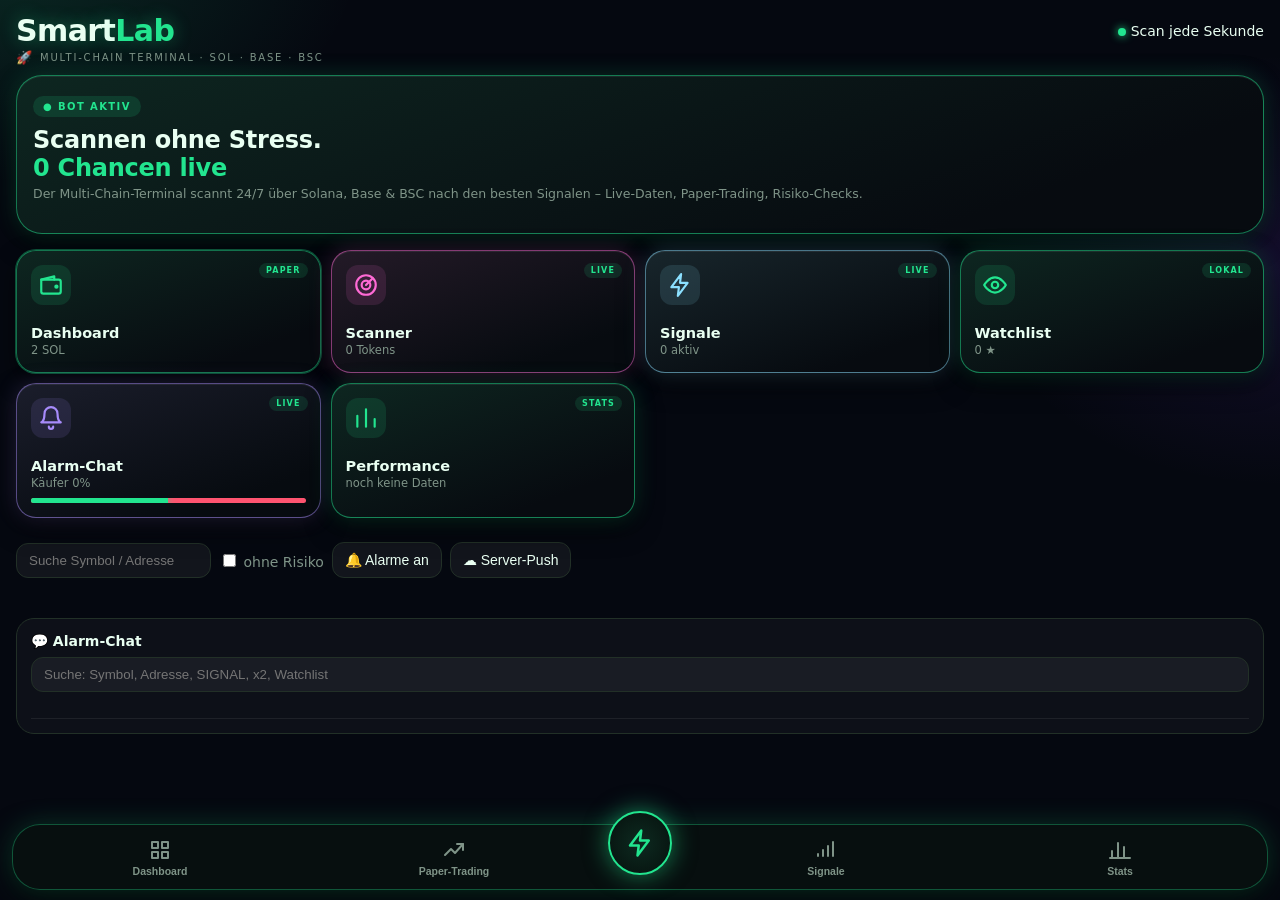
<file: index.html>
<!doctype html><html lang=de><meta charset=utf-8><meta name=viewport content="width=device-width,initial-scale=1,viewport-fit=cover"><meta name=theme-color content="#070b14">
<link rel=manifest href=manifest.json><link rel=apple-touch-icon href=icon-192.png><meta name=apple-mobile-web-app-capable content=yes><title>Smart Lab</title>
<link rel=stylesheet href=styles.css>
<header><h1>Smart<span>Lab</span></h1><div><span class=dot id=dt></span> <span id=cd></span></div></header>
<div class=sub style="margin:0 16px 10px"><span>MULTI-CHAIN TERMINAL · SOL · BASE · BSC</span><span id=ts></span></div>
<div class=hero><span class=bd id=hbd>● BOT AKTIV</span><h2>Scannen ohne Stress.<b id=hk1>0 Chancen live</b></h2><p>Der Multi-Chain-Terminal scannt 24/7 über Solana, Base &amp; BSC nach den besten Signalen – Live-Daten, Paper-Trading, Risiko-Checks.</p></div>
<div class=tiles>
<div class="tile t3 on" data-v=dash><span class=bd>PAPER</span><svg viewBox="0 0 24 24"><path d="M3 7h16a2 2 0 012 2v9a2 2 0 01-2 2H5a2 2 0 01-2-2z"/><path d="M3 7l12-3v3"/><circle cx="17" cy="13.5" r="1"/></svg><div><b>Dashboard</b><small id=k6>2 SOL</small></div></div>
<div class="tile t1" data-v=scan><span class=bd>LIVE</span><svg viewBox="0 0 24 24"><circle cx=12 cy=12 r=9 /><circle cx=12 cy=12 r=4 /><path d="M12 12l6-6"/></svg><div><b>Scanner</b><small id=k1>0 Tokens</small></div></div>
<div class="tile t2" data-v=sig><span class=bd>LIVE</span><svg viewBox="0 0 24 24"><path d="M13 2L4 14h7l-1 8 9-12h-7z"/></svg><div><b>Signale</b><small id=k2>0 aktiv</small></div></div>
<div class="tile t3" data-v=watch><span class=bd>LOKAL</span><svg viewBox="0 0 24 24"><path d="M2 12s4-7 10-7 10 7 10 7-4 7-10 7S2 12 2 12z"/><circle cx=12 cy=12 r=3 /></svg><div><b>Watchlist</b><small id=k3>0 ★</small></div></div>
<div class="tile t4" data-v=feed><span class=bd>LIVE</span><svg viewBox="0 0 24 24"><path d="M6 8a6 6 0 0112 0c0 7 3 8 3 8H3s3-1 3-8"/><path d="M10 20a2 2 0 004 0"/></svg><div><b>Alarm-Chat</b><small id=k4>Käufer 0%</small><div class=bar><i id=br></i></div></div></div>
<div class="tile t3" data-v=perf><span class=bd>STATS</span><svg viewBox="0 0 24 24"><path d="M4 20V10M12 20V4M20 20v-7"/></svg><div><b>Performance</b><small id=k5>noch keine Daten</small></div></div>
</div>
<div id=er></div>
<div class=row><input id=q placeholder="Suche Symbol / Adresse"><label><input id=rk type=checkbox> ohne Risiko</label><button class=b id=nb>🔔 Alarme an</button><button class=b id=spb>☁ Server-Push</button></div>
<div class=chips id=chn></div>
<div id=hot></div>
<main><div id=tw><div class=chips id=sr></div><div id=cards></div></div><aside id=fa><b>💬 Alarm-Chat</b><input id=fq placeholder="Suche: Symbol, Adresse, SIGNAL, x2, Watchlist" style="width:100%;margin-top:8px"><div id=fd style="margin-top:10px"></div></aside></main><nav id=nv><button data-v=dash><svg viewBox="0 0 24 24"><path d="M4 4h6v6H4zM14 4h6v6h-6zM4 14h6v6H4zM14 14h6v6h-6z"/></svg>Dashboard</button><button data-v=perf><svg viewBox="0 0 24 24"><path d="M3 17l6-6 4 4 8-9"/><path d="M15 6h6v6"/></svg>Paper-Trading</button><button class=mid data-v=home><svg viewBox="0 0 24 24"><path d="M13 2L4 14h7l-1 8 9-12h-7z"/></svg></button><button data-v=sig><svg viewBox="0 0 24 24"><path d="M4 18v-2M9 18v-6M14 18V8M19 18V4"/></svg>Signale</button><button data-v=stats><svg viewBox="0 0 24 24"><path d="M4 20v-7M10 20V5M16 20v-11M22 20H2"/></svg>Stats</button></nav>
<div class=toast id=toast></div><div class=mo id=mo><div class=mb><b>Adresse manuell kopieren</b><input id=mi readonly onclick="this.select()"><small>Automatisches Kopieren wird hier blockiert. Tippe ins Feld, wähle „Alles auswählen“ und dann „Kopieren“.</small><button class=b data-m=1>Schließen</button></div></div>
<script src="01-state.js"></script>
<script src="02-coach.js"></script>
<script src="03-data-trading.js"></script>
<script src="04-scan-loop.js"></script>
<script src="05-ui-main.js"></script>
</file>
